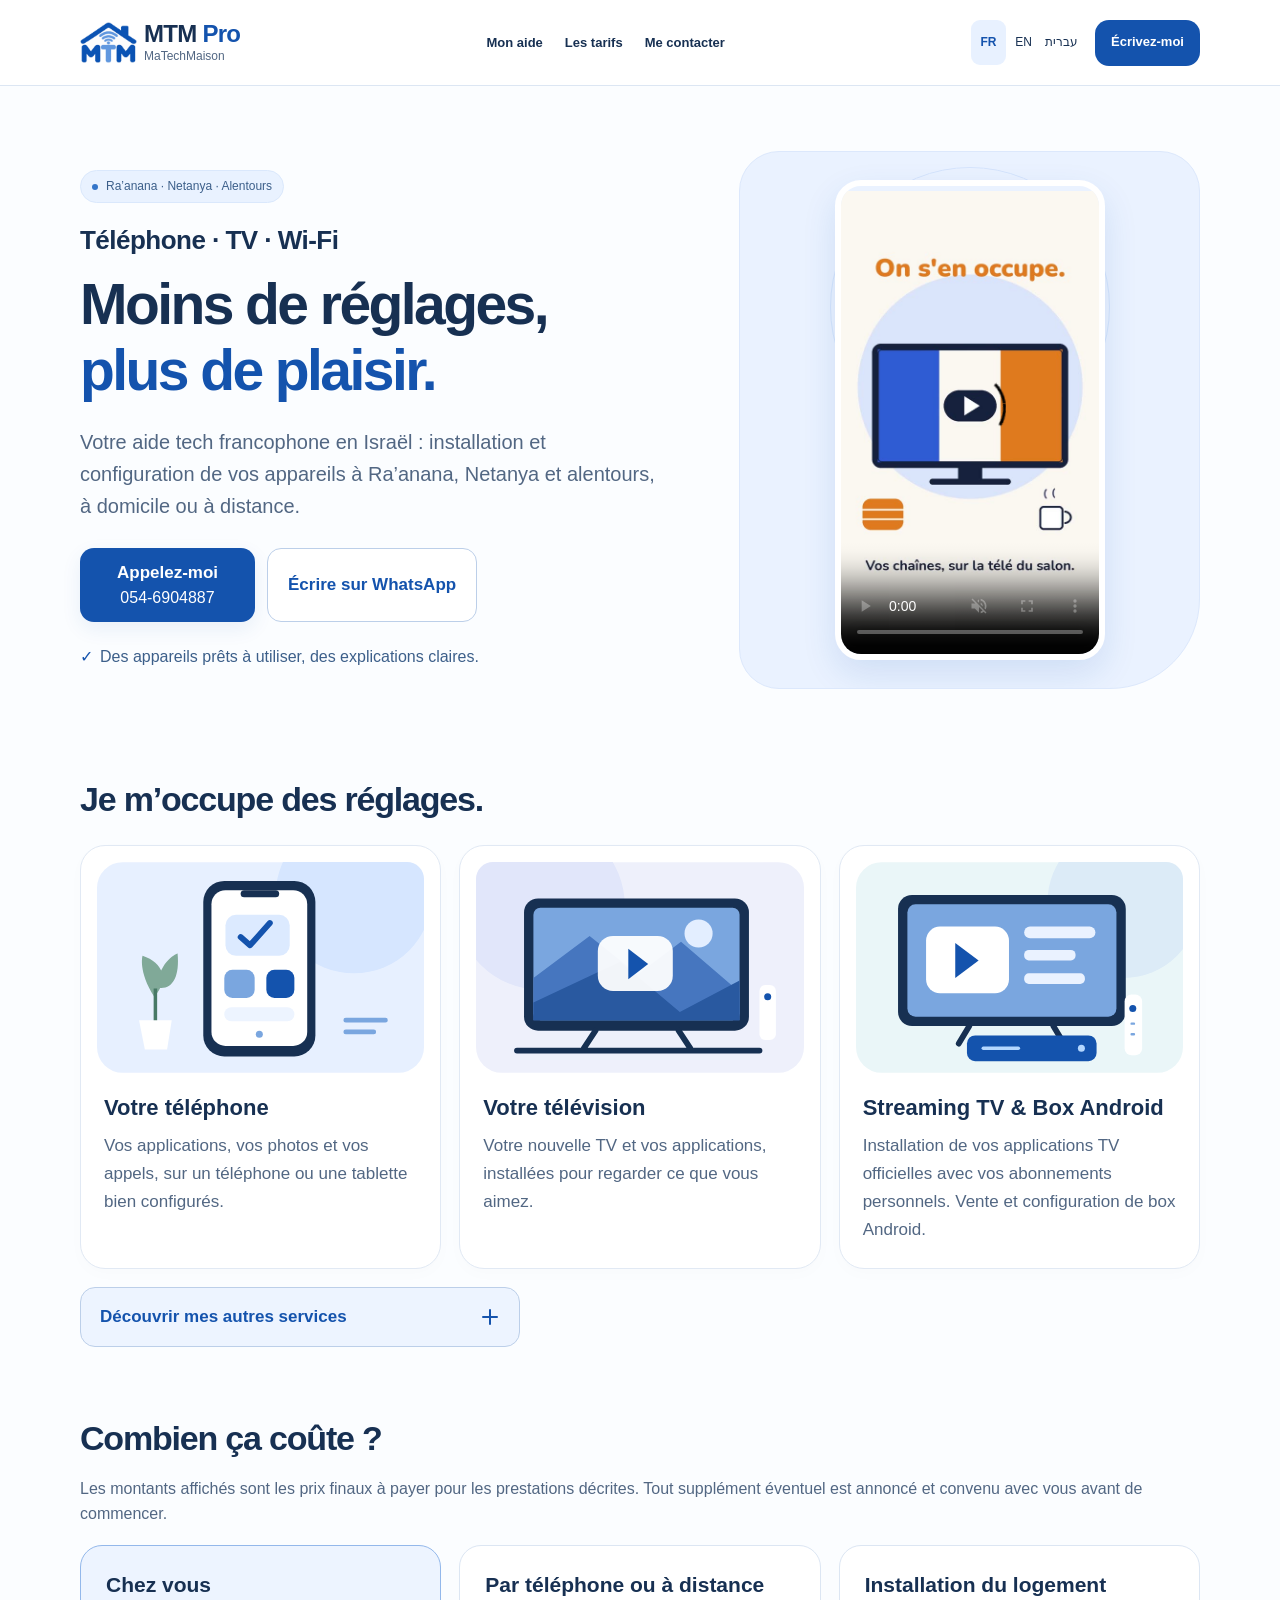
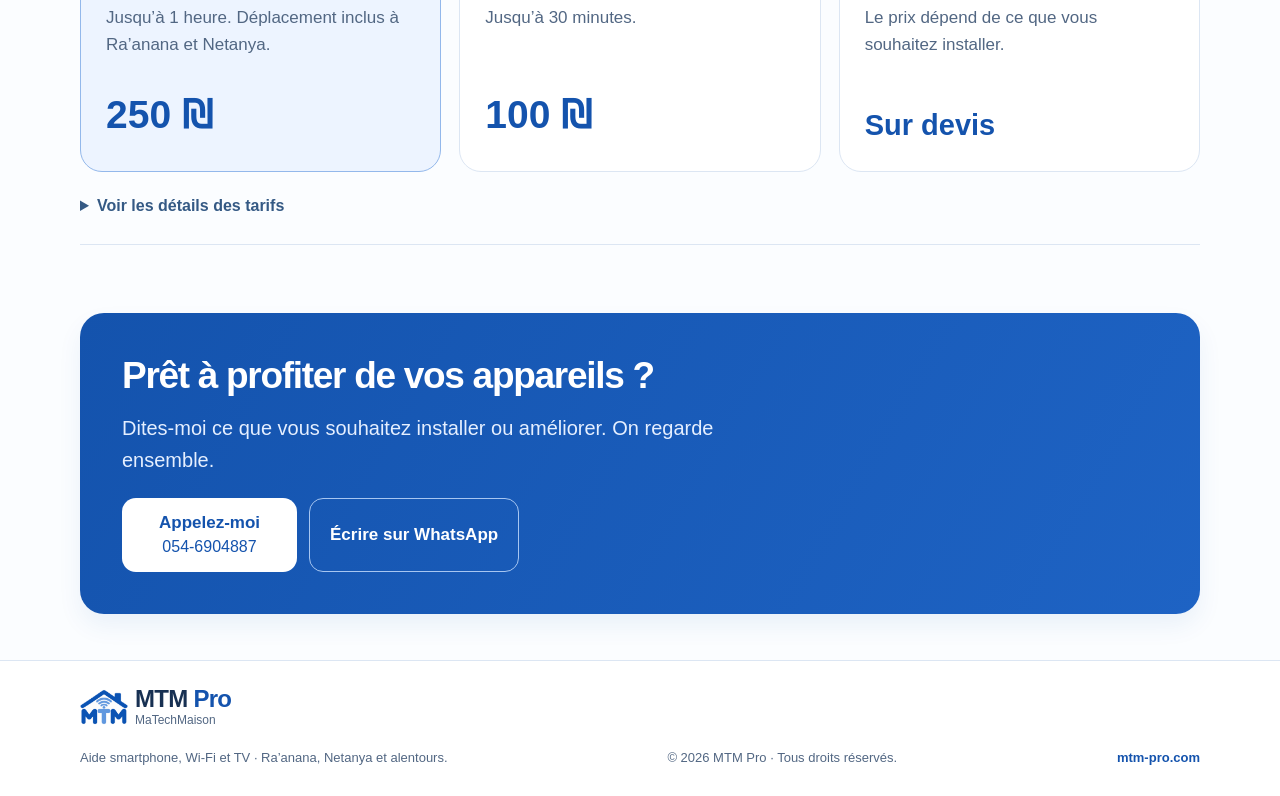
<file: index.html>
<!DOCTYPE html>
<html lang="fr" dir="ltr">
<head><meta charset="UTF-8"><meta http-equiv="Content-Security-Policy" content="default-src 'none'; script-src 'self' 'sha256-0UPMNqTcZVdmHYaWa98dQ47Fpr6PU7FVVQb/6LiLjJE='; style-src 'self'; img-src 'self' data:; media-src 'self'; connect-src 'none'; font-src 'self'; object-src 'none'; base-uri 'none'; form-action 'none'; upgrade-insecure-requests"><meta name="referrer" content="strict-origin-when-cross-origin"><meta name="viewport" content="width=device-width, initial-scale=1, viewport-fit=cover"><title>MTM Pro | Installation TV et aide tech en Israël</title><meta name="description" content="Assistance francophone à Ra’anana, Netanya et alentours : installation TV, applications officielles, téléphone et Wi-Fi. À domicile : 250 ₪. À distance dès 100 ₪."><meta name="theme-color" content="#ffffff"><link rel="icon" type="image/png" href="logo-mtm.png"><link rel="apple-touch-icon" href="logo-mtm.png"><link rel="stylesheet" href="styles.css?v=video-20261028"><meta property="og:type" content="website"><meta property="og:site_name" content="MTM Pro"><meta property="og:locale" content="fr_FR"><meta property="og:title" content="MTM Pro | Installation TV et aide tech en Israël"><meta property="og:description" content="Assistance francophone à Ra’anana, Netanya et alentours : installation TV, applications officielles, téléphone et Wi-Fi. À domicile : 250 ₪. À distance dès 100 ₪."><meta property="og:image" content="https://mtm-pro.com/brand-share-plaisir.png"><meta property="og:image:alt" content="MTM Pro — MaTechMaison"><meta name="twitter:card" content="summary_large_image"><meta name="twitter:title" content="MTM Pro | Installation TV et aide tech en Israël"><meta name="twitter:description" content="Assistance francophone à Ra’anana, Netanya et alentours : installation TV, applications officielles, téléphone et Wi-Fi. À domicile : 250 ₪. À distance dès 100 ₪."><meta name="twitter:image" content="https://mtm-pro.com/brand-share-plaisir.png"><link rel="canonical" href="https://mtm-pro.com/"><meta property="og:url" content="https://mtm-pro.com/"><link rel="alternate" hreflang="fr" href="https://mtm-pro.com/"><link rel="alternate" hreflang="en" href="https://mtm-pro.com/en.html"><link rel="alternate" hreflang="he" href="https://mtm-pro.com/he.html"><link rel="alternate" hreflang="x-default" href="https://mtm-pro.com/"><script type="application/ld+json">{"@context":"https://schema.org","@graph":[{"@type":"Organization","@id":"https://mtm-pro.com/#organization","name":"MTM Pro","alternateName":"MaTechMaison","url":"https://mtm-pro.com/","logo":"https://mtm-pro.com/logo-mtm.png","telephone":"+972546904887","areaServed":[{"@type":"City","name":"Ra’anana"},{"@type":"City","name":"Netanya"}]},{"@type":"WebSite","@id":"https://mtm-pro.com/#website","name":"MTM Pro","alternateName":"MaTechMaison","url":"https://mtm-pro.com/","inLanguage":["fr","en","he"],"publisher":{"@id":"https://mtm-pro.com/#organization"}}]}</script></head>
<body><a class="skip" href="#main">Aller au contenu</a>
<header class="header"><div class="container header-inner"><a class="brand" href="#top"><img class="brand-logo" src="logo-mtm.png" width="64" height="64" alt="MTM Pro" decoding="async"><span><strong dir="ltr">MTM <span class="brand-pro">Pro</span></strong><small dir="ltr">MaTechMaison</small></span></a><nav class="nav-links" aria-label="Navigation principale"><a href="#services">Mon aide</a><a href="#tarifs">Les tarifs</a><a href="#contact">Me contacter</a></nav><div class="header-actions"><nav class="languages" aria-label="Choisir la langue"><a href="index.html" lang="fr" hreflang="fr" aria-current="page">FR</a><a href="en.html" lang="en" hreflang="en">EN</a><a href="he.html" lang="he" hreflang="he">עברית</a></nav><a class="btn" href="https://wa.me/972546904887?text=Bonjour%2C%20j%E2%80%99ai%20besoin%20d%E2%80%99aide%20avec%20mon%20t%C3%A9l%C3%A9phone%2C%20ma%20t%C3%A9l%C3%A9vision%20ou%20internet.%0AMa%20ville%20%3A%20" target="_blank" rel="noopener noreferrer">Écrivez-moi</a></div></div></header>
<main id="main">
<section class="container simple-hero" id="top"><div class="simple-hero-copy"><p class="location">Ra’anana · Netanya · Alentours</p><h1><span class="hero-kicker">Téléphone · TV · Wi-Fi</span><em><span>Moins de réglages,</span><span>plus de plaisir.</span></em></h1><p class="simple-intro">Votre aide tech francophone en Israël : installation et configuration de vos appareils à Ra’anana, Netanya et alentours, à domicile ou à distance.</p><div class="simple-actions"><a class="btn" href="tel:+972546904887"><span>Appelez-moi</span><bdi dir="ltr">054-6904887</bdi></a><a class="btn secondary" href="https://wa.me/972546904887?text=Bonjour%2C%20j%E2%80%99ai%20besoin%20d%E2%80%99aide%20avec%20mon%20t%C3%A9l%C3%A9phone%2C%20ma%20t%C3%A9l%C3%A9vision%20ou%20internet.%0AMa%20ville%20%3A%20" target="_blank" rel="noopener noreferrer">Écrire sur WhatsApp</a></div><p class="simple-calm">Des appareils prêts à utiliser, des explications claires.</p></div><div class="hero-art hero-media"><div class="hero-art-halo" aria-hidden="true"></div><video class="hero-video" src="assets/mtm-video.mp4" poster="assets/mtm-video-poster.jpg" width="540" height="960" muted loop controls playsinline preload="metadata" disablepictureinpicture aria-label="Présentation animée MTM Pro : aide à l’installation de vos appareils à domicile."></video></div></section>
<section class="container simple-section" id="services"><h2>Je m’occupe des réglages.</h2><div class="help-list"><article class="help-item"><div class="help-illustration"><img src="assets/phone.svg" width="280" height="180" alt="" loading="lazy"></div><div><h3>Votre téléphone</h3><p>Vos applications, vos photos et vos appels, sur un téléphone ou une tablette bien configurés.</p></div></article><article class="help-item"><div class="help-illustration"><img src="assets/tv.svg" width="280" height="180" alt="" loading="lazy"></div><div><h3>Votre télévision</h3><p>Votre nouvelle TV et vos applications, installées pour regarder ce que vous aimez.</p></div></article><article class="help-item"><div class="help-illustration"><img src="assets/streaming.svg" width="280" height="180" alt="" loading="lazy"></div><div><h3>Streaming TV &amp; Box Android</h3><p>Installation de vos applications TV officielles avec vos abonnements personnels. Vente et configuration de box Android.</p></div></article></div><details class="simple-details service-details"><summary><span class="services-toggle-label">Découvrir mes autres services</span><span class="services-toggle-icon" aria-hidden="true"></span></summary><ul class="full-services"><li><h3>Nouvelle télévision</h3><p>Configuration de votre nouvelle TV et installation des applications selon vos besoins.</p></li><li><h3>Télévision française et streaming</h3><p>Aide à la configuration de vos applications officielles de télévision française et de streaming disponibles en Israël, avec vos abonnements personnels et selon la compatibilité de vos appareils.</p></li><li><h3>Amélioration du Wi-Fi</h3><p>Vérification et optimisation de votre connexion à la maison.</p></li><li><h3>Box Android</h3><p>Vente, installation et configuration d’un boîtier Android adapté à vos besoins.</p></li><li><h3>Téléphone et tablette</h3><p>Configuration de vos appareils, de vos applications et de vos réglages.</p></li><li><h3>Formation</h3><p>Des explications pratiques pour utiliser vos appareils et applications au quotidien.</p></li><li><h3>Aide après l’installation</h3><p>Assistance à distance quand c’est possible, sinon intervention sur place.</p></li></ul><p class="service-conditions">Les box et le matériel sont facturés séparément. Les abonnements TV sont souscrits directement par les clients auprès des fournisseurs officiels ; je ne vends ni abonnement TV ni accès aux chaînes. L’installation dépend de la disponibilité du service en Israël et de la compatibilité de vos appareils.</p></details></section>
<section class="container simple-section" id="tarifs"><h2>Combien ça coûte ?</h2><p class="simple-price-note">Les montants affichés sont les prix finaux à payer pour les prestations décrites. Tout supplément éventuel est annoncé et convenu avec vous avant de commencer.</p><div class="simple-prices"><article class="simple-price"><div><h3>Chez vous</h3><p>Jusqu’à 1 heure. Déplacement inclus à Ra’anana et Netanya.</p></div><div class="simple-amount"><bdi>250 ₪</bdi></div></article><article class="simple-price"><div><h3>Par téléphone ou à distance</h3><p>Jusqu’à 30 minutes.</p></div><div class="simple-amount"><bdi>100 ₪</bdi></div></article><article class="simple-price"><div><h3>Installation du logement</h3><p>Le prix dépend de ce que vous souhaitez installer.</p></div><div class="simple-amount is-quote"><bdi>Sur devis</bdi></div></article></div><details class="simple-details"><summary>Voir les détails des tarifs</summary><p>À domicile : 100 ₪ par demi-heure supplémentaire, uniquement avec votre accord. À distance : 180 ₪ jusqu’à une heure. Matériel et abonnements non inclus. Pour les villes voisines, les éventuels frais de déplacement sont annoncés avant confirmation. L’aide à distance dépend du problème rencontré.</p></details></section>
<section class="container simple-contact" id="contact"><h2>Prêt à profiter de vos appareils ?</h2><p>Dites-moi ce que vous souhaitez installer ou améliorer. On regarde ensemble.</p><div class="simple-actions"><a class="btn" href="tel:+972546904887"><span>Appelez-moi</span><bdi dir="ltr">054-6904887</bdi></a><a class="btn secondary" href="https://wa.me/972546904887?text=Bonjour%2C%20j%E2%80%99ai%20besoin%20d%E2%80%99aide%20avec%20mon%20t%C3%A9l%C3%A9phone%2C%20ma%20t%C3%A9l%C3%A9vision%20ou%20internet.%0AMa%20ville%20%3A%20" target="_blank" rel="noopener noreferrer">Écrire sur WhatsApp</a></div></section>
</main><footer><div class="container footer-brand"><a class="brand" href="#top"><img class="brand-logo" src="logo-mtm.png" width="64" height="64" alt="MTM Pro"><span><strong dir="ltr">MTM <span class="brand-pro">Pro</span></strong><small dir="ltr">MaTechMaison</small></span></a></div><div class="container footer-inner"><p>Aide smartphone, Wi-Fi et TV · Ra’anana, Netanya et alentours.</p><p>© 2026 <bdi>MTM Pro</bdi> · Tous droits réservés.</p><a class="footer-domain" href="https://mtm-pro.com" dir="ltr">mtm-pro.com</a></div></footer><nav class="mobile-contact" aria-label="Contacter MTM Pro"><a class="mobile-call" href="tel:+972546904887"><svg viewBox="0 0 24 24" fill="none" stroke="currentColor" stroke-width="1.8" stroke-linecap="round" stroke-linejoin="round" aria-hidden="true"><path d="M5 3h4l2 5-3 2a16 16 0 0 0 6 6l2-3 5 2v4a2 2 0 0 1-2 2C10 21 3 14 3 5a2 2 0 0 1 2-2Z"/></svg><span>Appeler</span></a><a class="mobile-whatsapp" href="https://wa.me/972546904887?text=Bonjour%2C%20j%E2%80%99ai%20besoin%20d%E2%80%99aide%20avec%20mon%20t%C3%A9l%C3%A9phone%2C%20ma%20t%C3%A9l%C3%A9vision%20ou%20internet.%0AMa%20ville%20%3A%20" target="_blank" rel="noopener noreferrer"><svg viewBox="0 0 24 24" fill="none" stroke="currentColor" stroke-width="1.8" stroke-linecap="round" stroke-linejoin="round" aria-hidden="true"><path d="M21 11.5a8.5 8.5 0 0 1-12.7 7.4L3 21l1.7-5.3A8.5 8.5 0 1 1 21 11.5Z"/><path d="M8 8h8M8 12h5"/></svg><span>WhatsApp</span></a></nav><script src="interactions.js?v=mtm-pro-20261028" defer></script></body></html>
</file>
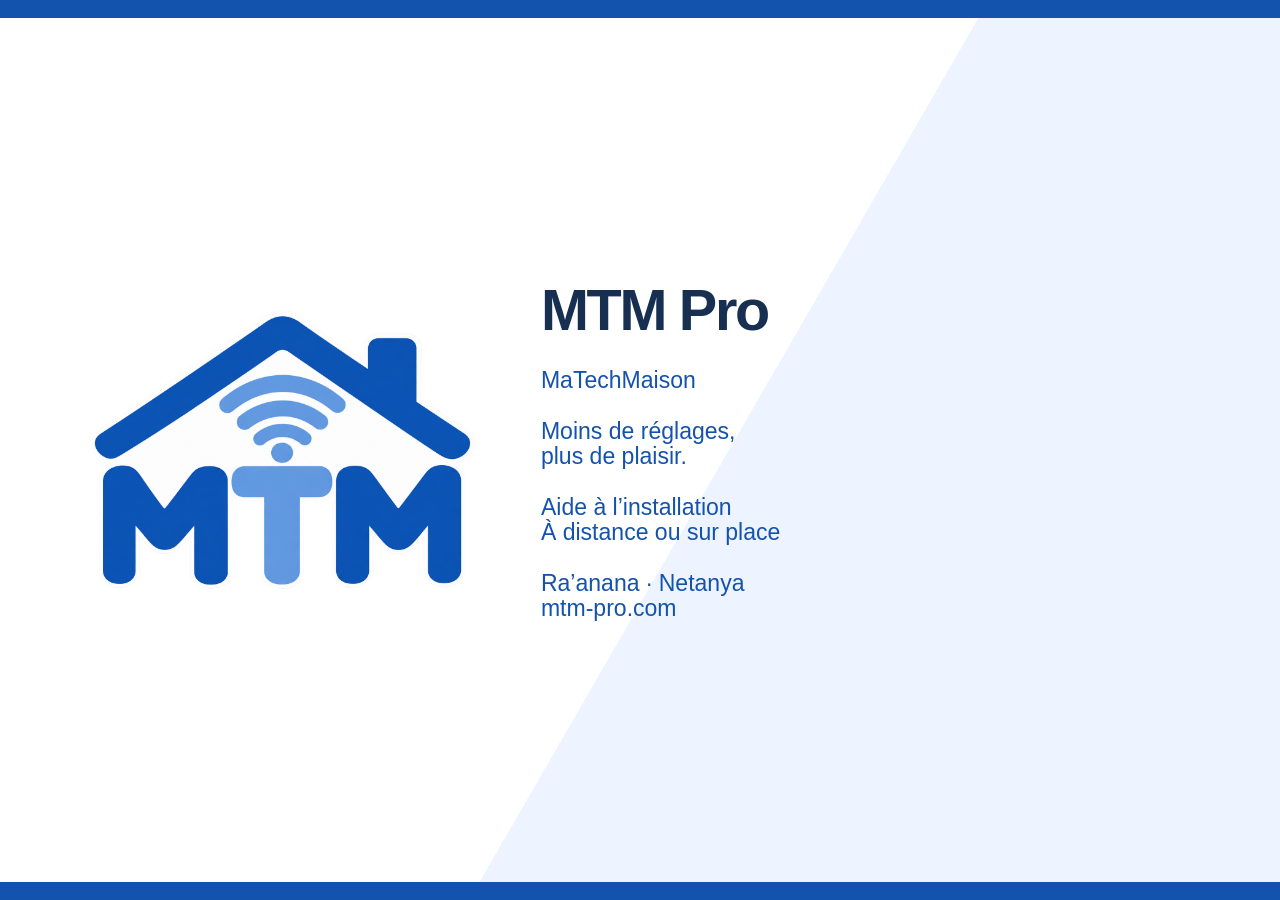
<file: brand-share.html>
<!DOCTYPE html><html lang="en"><head><meta charset="UTF-8"><meta name="viewport" content="width=device-width, initial-scale=1"><title>MTM Pro — Brand sharing card</title><style>*{box-sizing:border-box}html,body{margin:0;width:100%;height:100%;background:#edf4ff}body{font-family:Arial,sans-serif;display:flex;align-items:center;justify-content:center}.card{width:100%;height:100%;padding:7%;display:flex;align-items:center;gap:6%;background:linear-gradient(120deg,#fff 55%,#edf4ff 55%);border-block:18px solid #1453ad}img{width:35%;height:80%;object-fit:contain}.wordmark{color:#173052;line-height:1.1;font-size:clamp(32px,4.5vw,64px);font-weight:800;letter-spacing:-.04em}small{display:block;color:#1453ad;font-size:clamp(14px,1.8vw,24px);margin-top:26px;letter-spacing:0;font-weight:500}</style></head><body><div class="card"><img src="logo-mtm.png" alt="MTM Pro"><div class="wordmark">MTM Pro<small>MaTechMaison<br><br>Moins de réglages,<br>plus de plaisir.<br><br>Aide à l’installation<br>À distance ou sur place<br><br>Ra’anana · Netanya<br>mtm-pro.com</small></div></div></body></html>
</file>
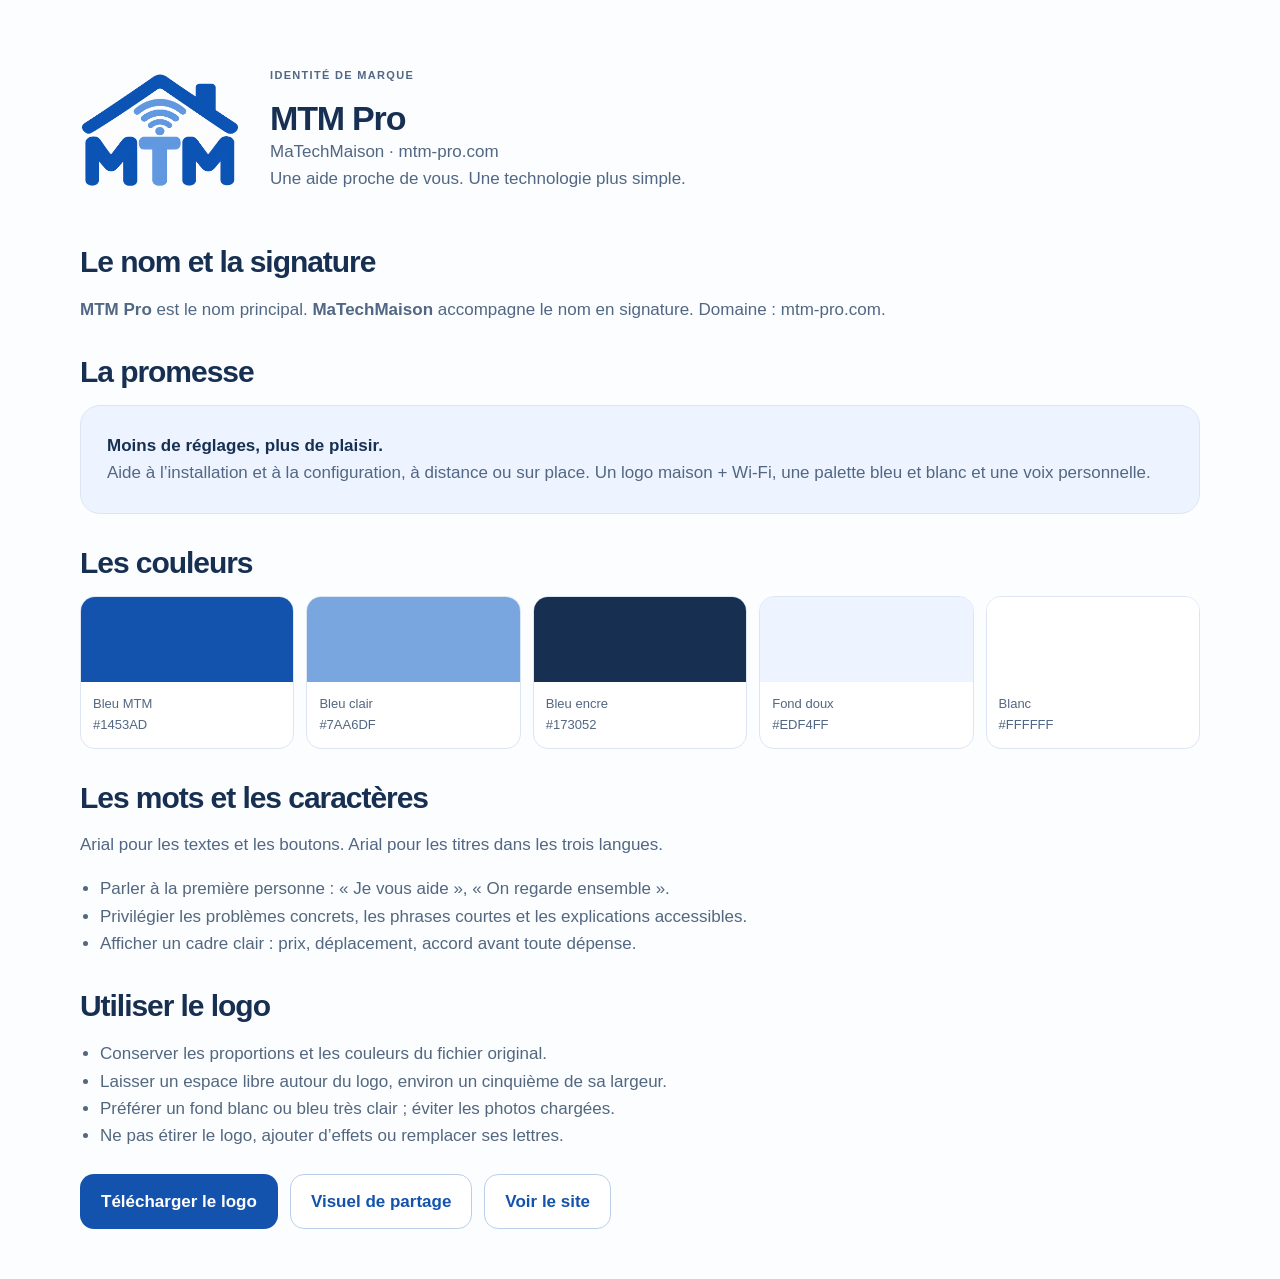
<file: branding.html>
<!DOCTYPE html><html lang="fr"><head><meta charset="UTF-8"><meta name="viewport" content="width=device-width, initial-scale=1"><title>MTM Pro — Identité de marque</title><link rel="stylesheet" href="styles.css"><style>.board{padding-block:50px}.board-head{display:flex;align-items:center;gap:30px;margin-bottom:35px}.board-head img{width:160px}.board h2{font-size:30px;margin:32px 0 16px}.swatches{display:grid;grid-template-columns:repeat(5,1fr);gap:12px}.swatch{background:white;border:1px solid #dce6f3;border-radius:15px;overflow:hidden;font-size:13px}.swatch span{display:block;height:85px}.swatch p{padding:12px}.example{border:1px solid #dce6f3;padding:26px;border-radius:20px;background:#edf4ff}.board ul{color:#53677f;padding-inline-start:20px}.downloads{display:flex;gap:12px;flex-wrap:wrap;margin-top:25px}@media(max-width:700px){.swatches{grid-template-columns:repeat(2,1fr)}.board-head{flex-direction:column;align-items:flex-start}}</style></head><body><main class="container board"><div class="board-head"><img src="logo-mtm.png" alt="Logo MTM Pro"><div><div class="eyebrow">IDENTITÉ DE MARQUE</div><h1>MTM Pro</h1><p dir="ltr">MaTechMaison · mtm-pro.com</p><p>Une aide proche de vous. Une technologie plus simple.</p></div></div><h2>Le nom et la signature</h2><p><strong>MTM Pro</strong> est le nom principal. <strong>MaTechMaison</strong> accompagne le nom en signature. Domaine : mtm-pro.com.</p><h2>La promesse</h2><div class="example"><strong>Moins de réglages, plus de plaisir.</strong><p>Aide à l’installation et à la configuration, à distance ou sur place. Un logo maison + Wi-Fi, une palette bleu et blanc et une voix personnelle.</p></div><h2>Les couleurs</h2><div class="swatches"><div class="swatch"><span style="background:#1453ad"></span><p>Bleu MTM<br>#1453AD</p></div><div class="swatch"><span style="background:#7aa6df"></span><p>Bleu clair<br>#7AA6DF</p></div><div class="swatch"><span style="background:#173052"></span><p>Bleu encre<br>#173052</p></div><div class="swatch"><span style="background:#edf4ff"></span><p>Fond doux<br>#EDF4FF</p></div><div class="swatch"><span style="background:#ffffff"></span><p>Blanc<br>#FFFFFF</p></div></div><h2>Les mots et les caractères</h2><p>Arial pour les textes et les boutons. Arial pour les titres dans les trois langues.</p><ul><li>Parler à la première personne : « Je vous aide », « On regarde ensemble ».</li><li>Privilégier les problèmes concrets, les phrases courtes et les explications accessibles.</li><li>Afficher un cadre clair : prix, déplacement, accord avant toute dépense.</li></ul><h2>Utiliser le logo</h2><ul><li>Conserver les proportions et les couleurs du fichier original.</li><li>Laisser un espace libre autour du logo, environ un cinquième de sa largeur.</li><li>Préférer un fond blanc ou bleu très clair ; éviter les photos chargées.</li><li>Ne pas étirer le logo, ajouter d’effets ou remplacer ses lettres.</li></ul><div class="downloads"><a class="btn" href="logo-mtm.png" download>Télécharger le logo</a><a class="btn secondary" href="brand-share-plaisir.png" download>Visuel de partage</a><a class="btn secondary" href="index.html">Voir le site</a></div></main></body></html>
</file>
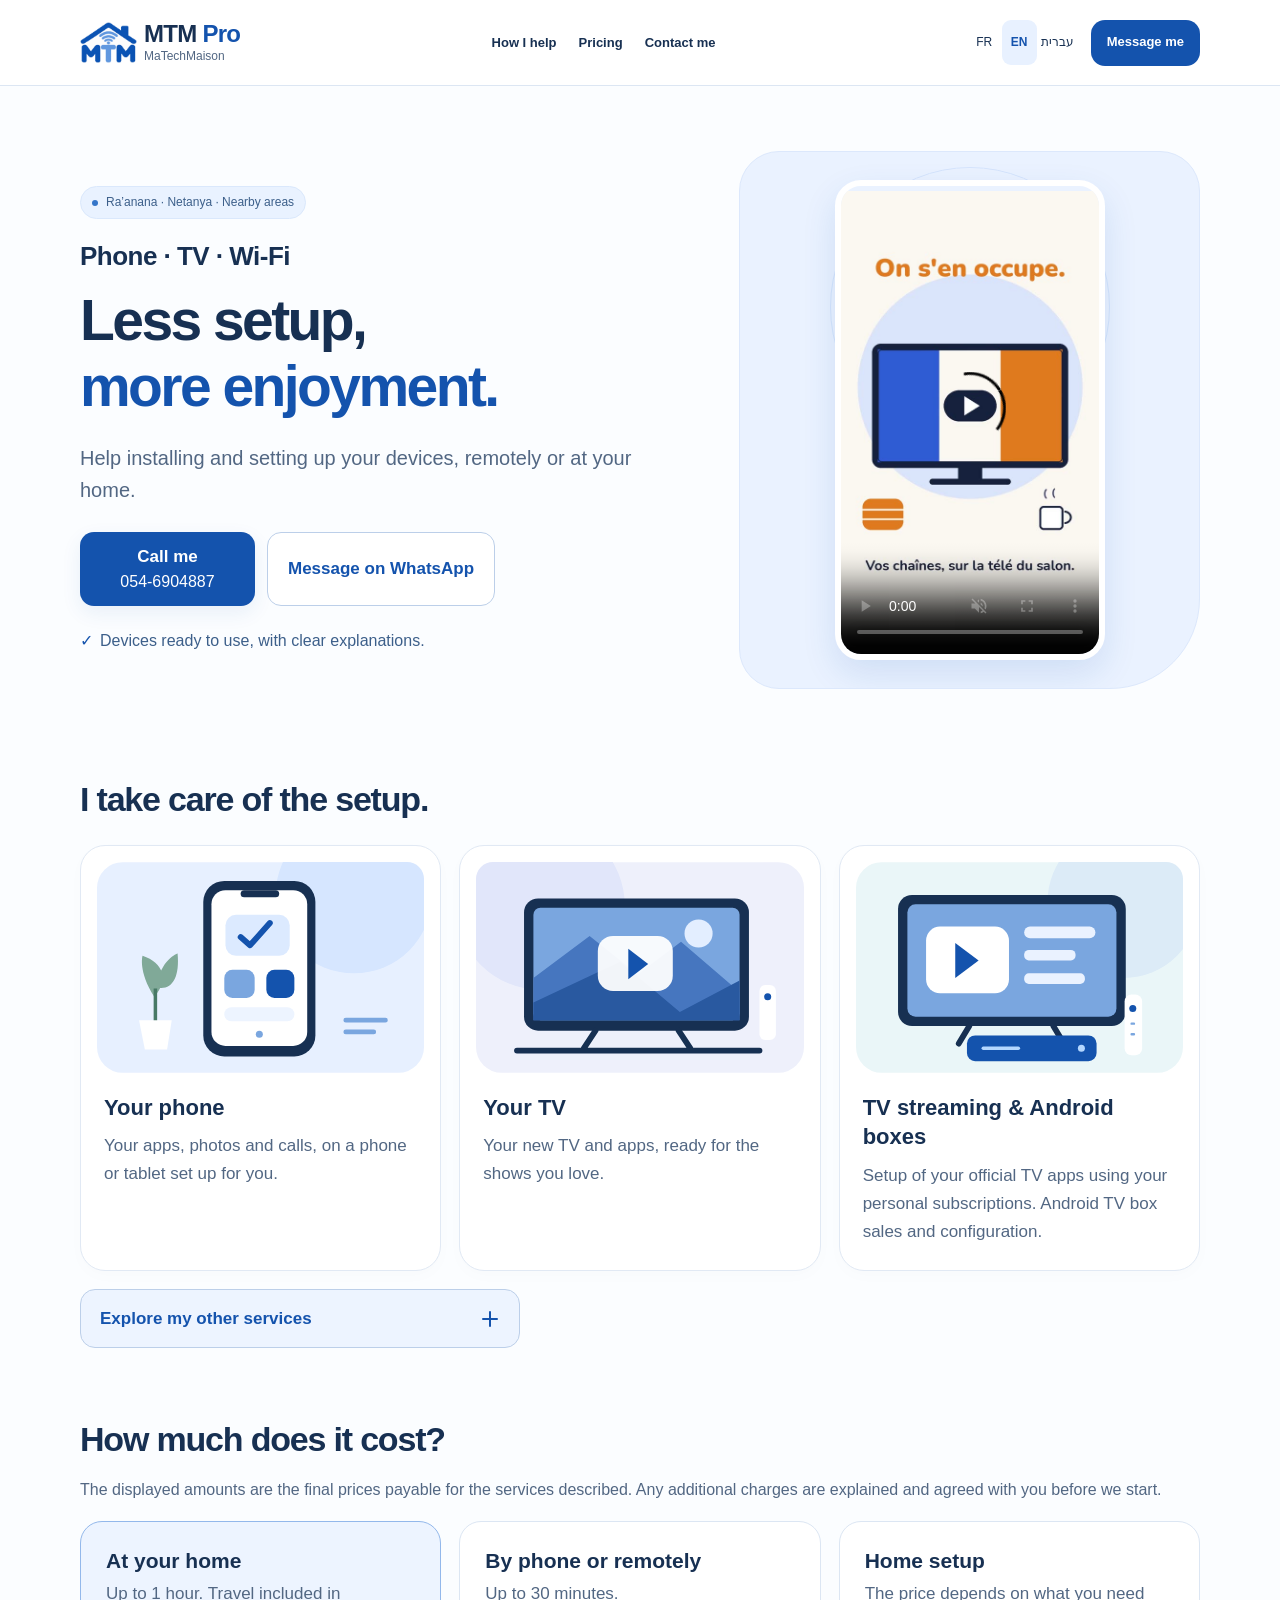
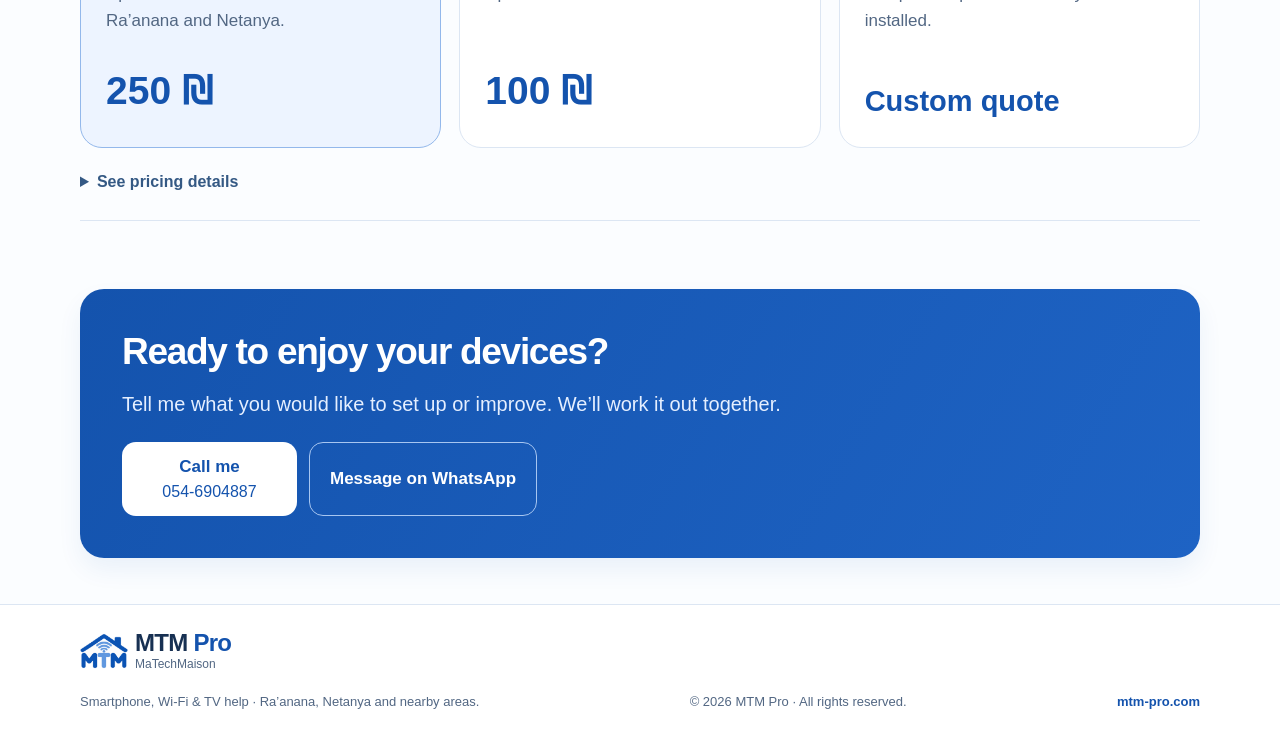
<file: en.html>
<!DOCTYPE html>
<html lang="en-US" dir="ltr">
<head><meta charset="UTF-8"><meta http-equiv="Content-Security-Policy" content="default-src 'none'; script-src 'self' 'sha256-0UPMNqTcZVdmHYaWa98dQ47Fpr6PU7FVVQb/6LiLjJE='; style-src 'self'; img-src 'self' data:; media-src 'self'; connect-src 'none'; font-src 'self'; object-src 'none'; base-uri 'none'; form-action 'none'; upgrade-insecure-requests"><meta name="referrer" content="strict-origin-when-cross-origin"><meta name="viewport" content="width=device-width, initial-scale=1, viewport-fit=cover"><title>MTM Pro | TV Setup &amp; Tech Help in Israel</title><meta name="description" content="TV setup, official streaming apps, smartphone and Wi-Fi help in Ra’anana, Netanya and nearby areas. Home visits: 250 ₪. Remote assistance from 100 ₪."><meta name="theme-color" content="#ffffff"><link rel="icon" type="image/png" href="logo-mtm.png"><link rel="apple-touch-icon" href="logo-mtm.png"><link rel="stylesheet" href="styles.css?v=video-20261028"><meta property="og:type" content="website"><meta property="og:site_name" content="MTM Pro"><meta property="og:locale" content="en_US"><meta property="og:title" content="MTM Pro | TV Setup &amp; Tech Help in Israel"><meta property="og:description" content="TV setup, official streaming apps, smartphone and Wi-Fi help in Ra’anana, Netanya and nearby areas. Home visits: 250 ₪. Remote assistance from 100 ₪."><meta property="og:image" content="https://mtm-pro.com/brand-share-plaisir.png"><meta property="og:image:alt" content="MTM Pro — MaTechMaison"><meta name="twitter:card" content="summary_large_image"><meta name="twitter:title" content="MTM Pro | TV Setup &amp; Tech Help in Israel"><meta name="twitter:description" content="TV setup, official streaming apps, smartphone and Wi-Fi help in Ra’anana, Netanya and nearby areas. Home visits: 250 ₪. Remote assistance from 100 ₪."><meta name="twitter:image" content="https://mtm-pro.com/brand-share-plaisir.png"><link rel="canonical" href="https://mtm-pro.com/en.html"><meta property="og:url" content="https://mtm-pro.com/en.html"><link rel="alternate" hreflang="fr" href="https://mtm-pro.com/"><link rel="alternate" hreflang="en" href="https://mtm-pro.com/en.html"><link rel="alternate" hreflang="he" href="https://mtm-pro.com/he.html"><link rel="alternate" hreflang="x-default" href="https://mtm-pro.com/"><script type="application/ld+json">{"@context":"https://schema.org","@graph":[{"@type":"Organization","@id":"https://mtm-pro.com/#organization","name":"MTM Pro","alternateName":"MaTechMaison","url":"https://mtm-pro.com/","logo":"https://mtm-pro.com/logo-mtm.png","telephone":"+972546904887","areaServed":[{"@type":"City","name":"Ra’anana"},{"@type":"City","name":"Netanya"}]},{"@type":"WebSite","@id":"https://mtm-pro.com/#website","name":"MTM Pro","alternateName":"MaTechMaison","url":"https://mtm-pro.com/","inLanguage":["fr","en","he"],"publisher":{"@id":"https://mtm-pro.com/#organization"}}]}</script></head>
<body><a class="skip" href="#main">Skip to content</a>
<header class="header"><div class="container header-inner"><a class="brand" href="#top"><img class="brand-logo" src="logo-mtm.png" width="64" height="64" alt="MTM Pro" decoding="async"><span><strong dir="ltr">MTM <span class="brand-pro">Pro</span></strong><small dir="ltr">MaTechMaison</small></span></a><nav class="nav-links" aria-label="Main navigation"><a href="#services">How I help</a><a href="#tarifs">Pricing</a><a href="#contact">Contact me</a></nav><div class="header-actions"><nav class="languages" aria-label="Choose your language"><a href="index.html" lang="fr" hreflang="fr">FR</a><a href="en.html" lang="en" hreflang="en" aria-current="page">EN</a><a href="he.html" lang="he" hreflang="he">עברית</a></nav><a class="btn" href="https://wa.me/972546904887?text=Hi%2C%20I%20need%20help%20with%20my%20phone%2C%20TV%20or%20internet.%0AMy%20city%3A%20" target="_blank" rel="noopener noreferrer">Message me</a></div></div></header>
<main id="main">
<section class="container simple-hero" id="top"><div class="simple-hero-copy"><p class="location">Ra’anana · Netanya · Nearby areas</p><h1><span class="hero-kicker">Phone · TV · Wi-Fi</span><em><span>Less setup,</span><span>more enjoyment.</span></em></h1><p class="simple-intro">Help installing and setting up your devices, remotely or at your home.</p><div class="simple-actions"><a class="btn" href="tel:+972546904887"><span>Call me</span><bdi dir="ltr">054-6904887</bdi></a><a class="btn secondary" href="https://wa.me/972546904887?text=Hi%2C%20I%20need%20help%20with%20my%20phone%2C%20TV%20or%20internet.%0AMy%20city%3A%20" target="_blank" rel="noopener noreferrer">Message on WhatsApp</a></div><p class="simple-calm">Devices ready to use, with clear explanations.</p></div><div class="hero-art hero-media"><div class="hero-art-halo" aria-hidden="true"></div><video class="hero-video" src="assets/mtm-video.mp4" poster="assets/mtm-video-poster.jpg" width="540" height="960" muted loop controls playsinline preload="metadata" disablepictureinpicture aria-label="MTM Pro animated introduction in French: help setting up your devices at home."></video></div></section>
<section class="container simple-section" id="services"><h2>I take care of the setup.</h2><div class="help-list"><article class="help-item"><div class="help-illustration"><img src="assets/phone.svg" width="280" height="180" alt="" loading="lazy"></div><div><h3>Your phone</h3><p>Your apps, photos and calls, on a phone or tablet set up for you.</p></div></article><article class="help-item"><div class="help-illustration"><img src="assets/tv.svg" width="280" height="180" alt="" loading="lazy"></div><div><h3>Your TV</h3><p>Your new TV and apps, ready for the shows you love.</p></div></article><article class="help-item"><div class="help-illustration"><img src="assets/streaming.svg" width="280" height="180" alt="" loading="lazy"></div><div><h3>TV streaming &amp; Android boxes</h3><p>Setup of your official TV apps using your personal subscriptions. Android TV box sales and configuration.</p></div></article></div><details class="simple-details service-details"><summary><span class="services-toggle-label">Explore my other services</span><span class="services-toggle-icon" aria-hidden="true"></span></summary><ul class="full-services"><li><h3>New TV setup</h3><p>Set up your new television and install the apps you need.</p></li><li><h3>French TV and streaming</h3><p>Help setting up your official French TV and streaming apps available in Israel, using your personal subscriptions and compatible devices.</p></li><li><h3>Better Wi-Fi</h3><p>Check and optimize your home connection.</p></li><li><h3>Android TV boxes</h3><p>Sales, installation and setup of an Android box suited to your needs.</p></li><li><h3>Phone and tablet setup</h3><p>Set up your devices, apps and settings.</p></li><li><h3>Personal lessons</h3><p>Practical guidance to use your devices and apps every day.</p></li><li><h3>After-installation support</h3><p>Remote help when possible, otherwise an on-site visit.</p></li></ul><p class="service-conditions">TV boxes and equipment are charged separately. Clients subscribe directly with official TV providers; I do not sell TV subscriptions or access to channels. Setup depends on service availability in Israel and device compatibility.</p></details></section>
<section class="container simple-section" id="tarifs"><h2>How much does it cost?</h2><p class="simple-price-note">The displayed amounts are the final prices payable for the services described. Any additional charges are explained and agreed with you before we start.</p><div class="simple-prices"><article class="simple-price"><div><h3>At your home</h3><p>Up to 1 hour. Travel included in Ra’anana and Netanya.</p></div><div class="simple-amount"><bdi>250 ₪</bdi></div></article><article class="simple-price"><div><h3>By phone or remotely</h3><p>Up to 30 minutes.</p></div><div class="simple-amount"><bdi>100 ₪</bdi></div></article><article class="simple-price"><div><h3>Home setup</h3><p>The price depends on what you need installed.</p></div><div class="simple-amount is-quote"><bdi>Custom quote</bdi></div></article></div><details class="simple-details"><summary>See pricing details</summary><p>At home: 100 ₪ per additional half-hour, only with your approval. Remote help: 180 ₪ for up to one hour. Equipment and subscriptions are not included. Any travel fees for neighboring towns are agreed before confirmation. Remote support depends on the issue.</p></details></section>
<section class="container simple-contact" id="contact"><h2>Ready to enjoy your devices?</h2><p>Tell me what you would like to set up or improve. We’ll work it out together.</p><div class="simple-actions"><a class="btn" href="tel:+972546904887"><span>Call me</span><bdi dir="ltr">054-6904887</bdi></a><a class="btn secondary" href="https://wa.me/972546904887?text=Hi%2C%20I%20need%20help%20with%20my%20phone%2C%20TV%20or%20internet.%0AMy%20city%3A%20" target="_blank" rel="noopener noreferrer">Message on WhatsApp</a></div></section>
</main><footer><div class="container footer-brand"><a class="brand" href="#top"><img class="brand-logo" src="logo-mtm.png" width="64" height="64" alt="MTM Pro"><span><strong dir="ltr">MTM <span class="brand-pro">Pro</span></strong><small dir="ltr">MaTechMaison</small></span></a></div><div class="container footer-inner"><p>Smartphone, Wi-Fi &amp; TV help · Ra’anana, Netanya and nearby areas.</p><p>© 2026 <bdi>MTM Pro</bdi> · All rights reserved.</p><a class="footer-domain" href="https://mtm-pro.com" dir="ltr">mtm-pro.com</a></div></footer><nav class="mobile-contact" aria-label="Contact MTM Pro"><a class="mobile-call" href="tel:+972546904887"><svg viewBox="0 0 24 24" fill="none" stroke="currentColor" stroke-width="1.8" stroke-linecap="round" stroke-linejoin="round" aria-hidden="true"><path d="M5 3h4l2 5-3 2a16 16 0 0 0 6 6l2-3 5 2v4a2 2 0 0 1-2 2C10 21 3 14 3 5a2 2 0 0 1 2-2Z"/></svg><span>Call</span></a><a class="mobile-whatsapp" href="https://wa.me/972546904887?text=Hi%2C%20I%20need%20help%20with%20my%20phone%2C%20TV%20or%20internet.%0AMy%20city%3A%20" target="_blank" rel="noopener noreferrer"><svg viewBox="0 0 24 24" fill="none" stroke="currentColor" stroke-width="1.8" stroke-linecap="round" stroke-linejoin="round" aria-hidden="true"><path d="M21 11.5a8.5 8.5 0 0 1-12.7 7.4L3 21l1.7-5.3A8.5 8.5 0 1 1 21 11.5Z"/><path d="M8 8h8M8 12h5"/></svg><span>WhatsApp</span></a></nav><script src="interactions.js?v=video-20261028" defer></script></body></html>
</file>
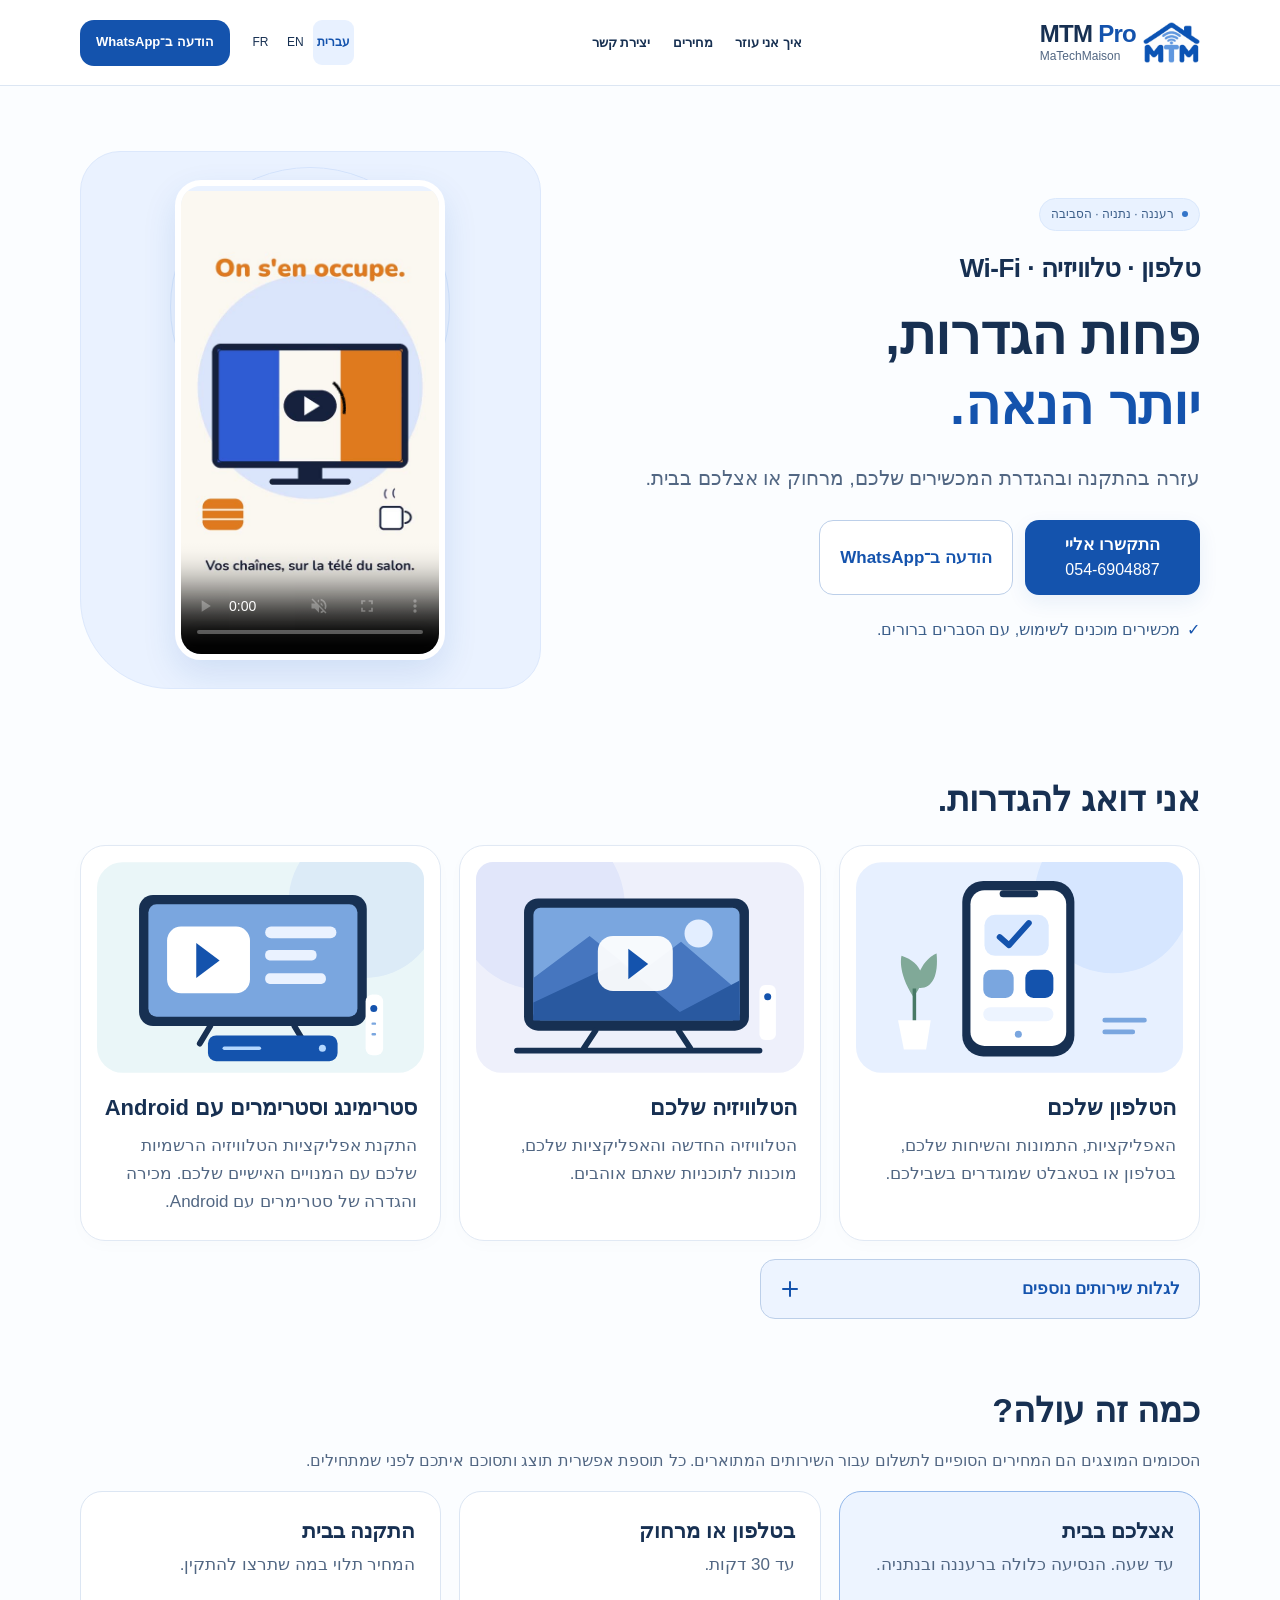
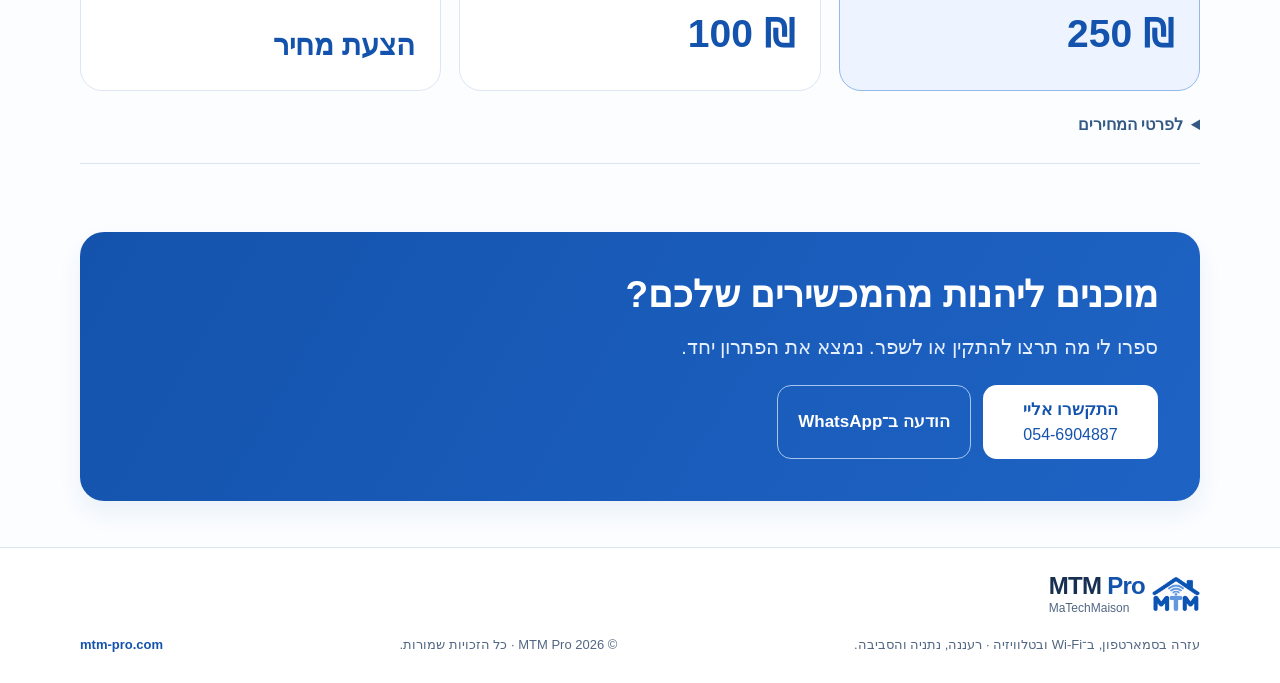
<file: he.html>
<!DOCTYPE html>
<html lang="he" dir="rtl">
<head><meta charset="UTF-8"><meta http-equiv="Content-Security-Policy" content="default-src 'none'; script-src 'self' 'sha256-0UPMNqTcZVdmHYaWa98dQ47Fpr6PU7FVVQb/6LiLjJE='; style-src 'self'; img-src 'self' data:; media-src 'self'; connect-src 'none'; font-src 'self'; object-src 'none'; base-uri 'none'; form-action 'none'; upgrade-insecure-requests"><meta name="referrer" content="strict-origin-when-cross-origin"><meta name="viewport" content="width=device-width, initial-scale=1, viewport-fit=cover"><title>MTM Pro | התקנת טלוויזיה ועזרה טכנולוגית בישראל</title><meta name="description" content="עזרה בהתקנת טלוויזיה, אפליקציות רשמיות, טלפונים ו־Wi-Fi ברעננה, בנתניה ובסביבה. ביקור בבית: 250 ₪. תמיכה מרחוק החל מ־100 ₪."><meta name="theme-color" content="#ffffff"><link rel="icon" type="image/png" href="logo-mtm.png"><link rel="apple-touch-icon" href="logo-mtm.png"><link rel="stylesheet" href="styles.css?v=video-20261028"><meta property="og:type" content="website"><meta property="og:site_name" content="MTM Pro"><meta property="og:locale" content="he_IL"><meta property="og:title" content="MTM Pro | התקנת טלוויזיה ועזרה טכנולוגית בישראל"><meta property="og:description" content="עזרה בהתקנת טלוויזיה, אפליקציות רשמיות, טלפונים ו־Wi-Fi ברעננה, בנתניה ובסביבה. ביקור בבית: 250 ₪. תמיכה מרחוק החל מ־100 ₪."><meta property="og:image" content="https://mtm-pro.com/brand-share-plaisir.png"><meta property="og:image:alt" content="MTM Pro — MaTechMaison"><meta name="twitter:card" content="summary_large_image"><meta name="twitter:title" content="MTM Pro | התקנת טלוויזיה ועזרה טכנולוגית בישראל"><meta name="twitter:description" content="עזרה בהתקנת טלוויזיה, אפליקציות רשמיות, טלפונים ו־Wi-Fi ברעננה, בנתניה ובסביבה. ביקור בבית: 250 ₪. תמיכה מרחוק החל מ־100 ₪."><meta name="twitter:image" content="https://mtm-pro.com/brand-share-plaisir.png"><link rel="canonical" href="https://mtm-pro.com/he.html"><meta property="og:url" content="https://mtm-pro.com/he.html"><link rel="alternate" hreflang="fr" href="https://mtm-pro.com/"><link rel="alternate" hreflang="en" href="https://mtm-pro.com/en.html"><link rel="alternate" hreflang="he" href="https://mtm-pro.com/he.html"><link rel="alternate" hreflang="x-default" href="https://mtm-pro.com/"><script type="application/ld+json">{"@context":"https://schema.org","@graph":[{"@type":"Organization","@id":"https://mtm-pro.com/#organization","name":"MTM Pro","alternateName":"MaTechMaison","url":"https://mtm-pro.com/","logo":"https://mtm-pro.com/logo-mtm.png","telephone":"+972546904887","areaServed":[{"@type":"City","name":"Ra’anana"},{"@type":"City","name":"Netanya"}]},{"@type":"WebSite","@id":"https://mtm-pro.com/#website","name":"MTM Pro","alternateName":"MaTechMaison","url":"https://mtm-pro.com/","inLanguage":["fr","en","he"],"publisher":{"@id":"https://mtm-pro.com/#organization"}}]}</script></head>
<body><a class="skip" href="#main">דילוג לתוכן</a>
<header class="header"><div class="container header-inner"><a class="brand" href="#top"><img class="brand-logo" src="logo-mtm.png" width="64" height="64" alt="MTM Pro" decoding="async"><span><strong dir="ltr">MTM <span class="brand-pro">Pro</span></strong><small dir="ltr">MaTechMaison</small></span></a><nav class="nav-links" aria-label="ניווט ראשי"><a href="#services">איך אני עוזר</a><a href="#tarifs">מחירים</a><a href="#contact">יצירת קשר</a></nav><div class="header-actions"><nav class="languages" aria-label="בחירת שפה"><a href="index.html" lang="fr" hreflang="fr">FR</a><a href="en.html" lang="en" hreflang="en">EN</a><a href="he.html" lang="he" hreflang="he" aria-current="page">עברית</a></nav><a class="btn" href="https://wa.me/972546904887?text=%D7%A9%D7%9C%D7%95%D7%9D%2C%20%D7%90%D7%A9%D7%9E%D7%97%20%D7%9C%D7%A2%D7%96%D7%A8%D7%94%20%D7%A2%D7%9D%20%D7%94%D7%98%D7%9C%D7%A4%D7%95%D7%9F%2C%20%D7%94%D7%98%D7%9C%D7%95%D7%95%D7%99%D7%96%D7%99%D7%94%20%D7%90%D7%95%20%D7%94%D7%90%D7%99%D7%A0%D7%98%D7%A8%D7%A0%D7%98.%0A%D7%94%D7%A2%D7%99%D7%A8%20%D7%A9%D7%9C%D7%99%3A%20" target="_blank" rel="noopener noreferrer">הודעה ב־WhatsApp</a></div></div></header>
<main id="main">
<section class="container simple-hero" id="top"><div class="simple-hero-copy"><p class="location">רעננה · נתניה · הסביבה</p><h1><span class="hero-kicker">טלפון · טלוויזיה · Wi-Fi</span><em><span>פחות הגדרות,</span><span>יותר הנאה.</span></em></h1><p class="simple-intro">עזרה בהתקנה ובהגדרת המכשירים שלכם, מרחוק או אצלכם בבית.</p><div class="simple-actions"><a class="btn" href="tel:+972546904887"><span>התקשרו אליי</span><bdi dir="ltr">054-6904887</bdi></a><a class="btn secondary" href="https://wa.me/972546904887?text=%D7%A9%D7%9C%D7%95%D7%9D%2C%20%D7%90%D7%A9%D7%9E%D7%97%20%D7%9C%D7%A2%D7%96%D7%A8%D7%94%20%D7%A2%D7%9D%20%D7%94%D7%98%D7%9C%D7%A4%D7%95%D7%9F%2C%20%D7%94%D7%98%D7%9C%D7%95%D7%95%D7%99%D7%96%D7%99%D7%94%20%D7%90%D7%95%20%D7%94%D7%90%D7%99%D7%A0%D7%98%D7%A8%D7%A0%D7%98.%0A%D7%94%D7%A2%D7%99%D7%A8%20%D7%A9%D7%9C%D7%99%3A%20" target="_blank" rel="noopener noreferrer">הודעה ב־WhatsApp</a></div><p class="simple-calm">מכשירים מוכנים לשימוש, עם הסברים ברורים.</p></div><div class="hero-art hero-media"><div class="hero-art-halo" aria-hidden="true"></div><video class="hero-video" src="assets/mtm-video.mp4" poster="assets/mtm-video-poster.jpg" width="540" height="960" muted loop controls playsinline preload="metadata" disablepictureinpicture aria-label="סרטון היכרות עם MTM Pro בצרפתית: עזרה בהתקנת המכשירים בבית."></video></div></section>
<section class="container simple-section" id="services"><h2>אני דואג להגדרות.</h2><div class="help-list"><article class="help-item"><div class="help-illustration"><img src="assets/phone.svg" width="280" height="180" alt="" loading="lazy"></div><div><h3>הטלפון שלכם</h3><p>האפליקציות, התמונות והשיחות שלכם, בטלפון או בטאבלט שמוגדרים בשבילכם.</p></div></article><article class="help-item"><div class="help-illustration"><img src="assets/tv.svg" width="280" height="180" alt="" loading="lazy"></div><div><h3>הטלוויזיה שלכם</h3><p>הטלוויזיה החדשה והאפליקציות שלכם, מוכנות לתוכניות שאתם אוהבים.</p></div></article><article class="help-item"><div class="help-illustration"><img src="assets/streaming.svg" width="280" height="180" alt="" loading="lazy"></div><div><h3>סטרימינג וסטרימרים עם Android</h3><p>התקנת אפליקציות הטלוויזיה הרשמיות שלכם עם המנויים האישיים שלכם. מכירה והגדרה של סטרימרים עם Android.</p></div></article></div><details class="simple-details service-details"><summary><span class="services-toggle-label">לגלות שירותים נוספים</span><span class="services-toggle-icon" aria-hidden="true"></span></summary><ul class="full-services"><li><h3>הגדרת טלוויזיה חדשה</h3><p>הגדרת הטלוויזיה החדשה והתקנת האפליקציות לפי הצרכים שלכם.</p></li><li><h3>טלוויזיה צרפתית וסטרימינג</h3><p>עזרה בהגדרת האפליקציות הרשמיות לטלוויזיה צרפתית ולסטרימינג הזמינות בישראל, עם המנויים האישיים שלכם ובמכשירים תואמים.</p></li><li><h3>שיפור ה־Wi-Fi</h3><p>בדיקה ושיפור של החיבור בבית.</p></li><li><h3>סטרימרים עם Android</h3><p>מכירה, התקנה והגדרה של סטרימר Android המתאים לצרכים שלכם.</p></li><li><h3>הגדרת טלפון וטאבלט</h3><p>הגדרת המכשירים, האפליקציות וההגדרות שלכם.</p></li><li><h3>הדרכה אישית</h3><p>הדרכה מעשית לשימוש יומיומי במכשירים ובאפליקציות.</p></li><li><h3>תמיכה לאחר ההתקנה</h3><p>עזרה מרחוק כשאפשר, ואם לא — ביקור במקום.</p></li></ul><p class="service-conditions">סטרימרים וציוד מתומחרים בנפרד. הלקוחות רוכשים את המנויים ישירות מספקי הטלוויזיה הרשמיים; איני מוכר מנויי טלוויזיה או גישה לערוצים. ההתקנה תלויה בזמינות השירות בישראל ובתאימות המכשירים.</p></details></section>
<section class="container simple-section" id="tarifs"><h2>כמה זה עולה?</h2><p class="simple-price-note">הסכומים המוצגים הם המחירים הסופיים לתשלום עבור השירותים המתוארים. כל תוספת אפשרית תוצג ותסוכם איתכם לפני שמתחילים.</p><div class="simple-prices"><article class="simple-price"><div><h3>אצלכם בבית</h3><p>עד שעה. הנסיעה כלולה ברעננה ובנתניה.</p></div><div class="simple-amount"><bdi>250 ₪</bdi></div></article><article class="simple-price"><div><h3>בטלפון או מרחוק</h3><p>עד 30 דקות.</p></div><div class="simple-amount"><bdi>100 ₪</bdi></div></article><article class="simple-price"><div><h3>התקנה בבית</h3><p>המחיר תלוי במה שתרצו להתקין.</p></div><div class="simple-amount is-quote"><bdi>הצעת מחיר</bdi></div></article></div><details class="simple-details"><summary>לפרטי המחירים</summary><p>בבית: 100 ₪ לכל חצי שעה נוספת, רק באישורכם. מרחוק: 180 ₪ לעד שעה. ציוד ומנויים אינם כלולים. תוספת נסיעה אפשרית ליישובים סמוכים תסוכם לפני אישור ההזמנה. עזרה מרחוק תלויה בסוג התקלה.</p></details></section>
<section class="container simple-contact" id="contact"><h2>מוכנים ליהנות מהמכשירים שלכם?</h2><p>ספרו לי מה תרצו להתקין או לשפר. נמצא את הפתרון יחד.</p><div class="simple-actions"><a class="btn" href="tel:+972546904887"><span>התקשרו אליי</span><bdi dir="ltr">054-6904887</bdi></a><a class="btn secondary" href="https://wa.me/972546904887?text=%D7%A9%D7%9C%D7%95%D7%9D%2C%20%D7%90%D7%A9%D7%9E%D7%97%20%D7%9C%D7%A2%D7%96%D7%A8%D7%94%20%D7%A2%D7%9D%20%D7%94%D7%98%D7%9C%D7%A4%D7%95%D7%9F%2C%20%D7%94%D7%98%D7%9C%D7%95%D7%95%D7%99%D7%96%D7%99%D7%94%20%D7%90%D7%95%20%D7%94%D7%90%D7%99%D7%A0%D7%98%D7%A8%D7%A0%D7%98.%0A%D7%94%D7%A2%D7%99%D7%A8%20%D7%A9%D7%9C%D7%99%3A%20" target="_blank" rel="noopener noreferrer">הודעה ב־WhatsApp</a></div></section>
</main><footer><div class="container footer-brand"><a class="brand" href="#top"><img class="brand-logo" src="logo-mtm.png" width="64" height="64" alt="MTM Pro"><span><strong dir="ltr">MTM <span class="brand-pro">Pro</span></strong><small dir="ltr">MaTechMaison</small></span></a></div><div class="container footer-inner"><p>עזרה בסמארטפון, ב־Wi-Fi ובטלוויזיה · רעננה, נתניה והסביבה.</p><p>© 2026 <bdi>MTM Pro</bdi> · כל הזכויות שמורות.</p><a class="footer-domain" href="https://mtm-pro.com" dir="ltr">mtm-pro.com</a></div></footer><nav class="mobile-contact" aria-label="יצירת קשר עם MTM Pro"><a class="mobile-call" href="tel:+972546904887"><svg viewBox="0 0 24 24" fill="none" stroke="currentColor" stroke-width="1.8" stroke-linecap="round" stroke-linejoin="round" aria-hidden="true"><path d="M5 3h4l2 5-3 2a16 16 0 0 0 6 6l2-3 5 2v4a2 2 0 0 1-2 2C10 21 3 14 3 5a2 2 0 0 1 2-2Z"/></svg><span>התקשרו</span></a><a class="mobile-whatsapp" href="https://wa.me/972546904887?text=%D7%A9%D7%9C%D7%95%D7%9D%2C%20%D7%90%D7%A9%D7%9E%D7%97%20%D7%9C%D7%A2%D7%96%D7%A8%D7%94%20%D7%A2%D7%9D%20%D7%94%D7%98%D7%9C%D7%A4%D7%95%D7%9F%2C%20%D7%94%D7%98%D7%9C%D7%95%D7%95%D7%99%D7%96%D7%99%D7%94%20%D7%90%D7%95%20%D7%94%D7%90%D7%99%D7%A0%D7%98%D7%A8%D7%A0%D7%98.%0A%D7%94%D7%A2%D7%99%D7%A8%20%D7%A9%D7%9C%D7%99%3A%20" target="_blank" rel="noopener noreferrer"><svg viewBox="0 0 24 24" fill="none" stroke="currentColor" stroke-width="1.8" stroke-linecap="round" stroke-linejoin="round" aria-hidden="true"><path d="M21 11.5a8.5 8.5 0 0 1-12.7 7.4L3 21l1.7-5.3A8.5 8.5 0 1 1 21 11.5Z"/><path d="M8 8h8M8 12h5"/></svg><span>WhatsApp</span></a></nav><script src="interactions.js?v=video-20261028" defer></script></body></html>
</file>
<file: styles.css>
:root{--mtm-blue:#1453ad;--mtm-sky:#7aa6df;--mtm-ink:#173052;--mtm-white:#fff;--mtm-tint:#edf4ff;--muted:#526783;--line:#dce6f3}*{box-sizing:border-box}html{scroll-behavior:smooth;scroll-padding-top:120px}body{margin:0;background:#fbfdff;color:var(--mtm-ink);font:17px/1.6 Arial,Helvetica,sans-serif;padding-bottom:calc(80px + env(safe-area-inset-bottom))}a{color:inherit;text-decoration:none}a,summary{-webkit-tap-highlight-color:transparent}a:focus-visible,summary:focus-visible{outline:3px solid #1453ad;outline-offset:5px}h1,h2,h3,p{margin:0}h1,h2{letter-spacing:-.035em;line-height:1.15}h1{font-size:34px;font-weight:750}h1 em{font-style:normal;color:var(--mtm-blue)}h2{font-size:27px;font-weight:700}h3{font-size:18px;line-height:1.35}p{color:var(--muted)}.container{width:calc(100% - 32px);max-width:1120px;margin-inline:auto}.skip{position:absolute;top:-100px;z-index:30;background:#fff;padding:12px}.skip:focus{top:8px}.header{position:sticky;top:0;z-index:10;background:rgba(255,255,255,.98);border-bottom:1px solid var(--line)}.header.scrolled{box-shadow:0 4px 20px #1453ad0c}.header-inner{display:grid;grid-template-columns:minmax(0,1fr) auto;gap:5px 8px;padding-block:8px 0}.brand{display:flex;align-items:center;gap:7px;min-width:0}.brand-logo{width:38px;height:38px;object-fit:contain;flex-shrink:0}.brand strong{display:block;font-size:11px;white-space:nowrap;letter-spacing:.01em}.brand small{display:none;font-size:12px;color:var(--muted)}.header-actions{display:flex;align-items:center}.languages{display:flex;direction:ltr;font-size:12px}.languages a{min-height:45px;min-width:36px;padding:4px;display:flex;align-items:center;justify-content:center;border-radius:9px}.languages a[aria-current]{background:#e8f1ff;color:var(--mtm-blue);font-weight:bold}.languages a:hover{background:#e8f1ff}.nav-links{display:flex;grid-column:1/-1;grid-row:2;justify-content:space-around;gap:6px;border-top:1px solid #edf4ff;font-size:12px}.nav-links a{flex:1;min-height:45px;display:flex;align-items:center;justify-content:center;padding:6px;text-align:center;font-weight:600;line-height:1.2}.header .btn{display:none}.btn{display:inline-flex;align-items:center;justify-content:center;gap:8px;padding:13px 20px;border-radius:14px;background:var(--mtm-blue);color:#fff;font-size:17px;font-weight:700;min-height:52px;border:1px solid transparent;transition:background .18s,box-shadow .18s,transform .18s}.btn:hover{background:#103e85}.btn.secondary{background:#fff;border-color:#bccfe9;color:var(--mtm-blue)}.btn.secondary:hover{background:#f1f6ff}.simple-hero{position:relative;padding-block:28px 27px}.location{display:inline-flex;align-items:center;gap:8px;background:#e9f2ff;color:#3c5f8a;border:1px solid #dae8fc;padding:6px 11px;border-radius:30px;font-size:12px;line-height:1.6;margin-bottom:18px}.location:before{content:"";width:6px;height:6px;background:#3475c9;border-radius:50%;flex-shrink:0}.simple-hero h1{line-height:1.2;max-width:700px}.simple-intro{font-size:18px;line-height:1.6;margin:16px 0 20px;max-width:580px}.simple-actions{display:grid;grid-template-columns:1fr;gap:10px}.simple-actions .btn{width:100%}.simple-actions .btn:not(.secondary){flex-direction:column;min-height:69px;line-height:1.35;gap:2px;box-shadow:0 7px 20px #1453ad15}.simple-actions .btn bdi{font-size:16px;font-weight:500}.simple-calm{font-size:15px;margin-top:15px;color:#3c5f8a}.simple-calm:before{content:"✓";margin-inline-end:7px;color:#1453ad}.hero-art{display:none}.simple-section{padding-block:25px}.simple-section h2{margin-bottom:20px;max-width:700px}.help-list{display:grid;gap:12px}.help-item{display:grid;grid-template-columns:100px minmax(0,1fr);align-items:center;gap:15px;background:#fff;border:1px solid #e1e9f4;border-radius:20px;padding:13px;box-shadow:0 5px 17px #17305204}.help-illustration{display:flex;align-items:center;justify-content:center;overflow:hidden;border-radius:13px}.help-illustration img{width:100%;height:115px;object-fit:cover;display:block}.help-item h3{font-size:18px;margin-bottom:7px}.help-item p{font-size:16px;line-height:1.55}.simple-details{border-bottom:1px solid var(--line);padding-block:13px}.simple-details summary{min-height:46px;cursor:pointer;font-size:16px;font-weight:600;padding-block:8px;line-height:1.6;color:#345984}.simple-details p{font-size:17px;line-height:1.7;margin-top:9px}.full-services{list-style:none;padding:0;margin:8px 0 16px;display:grid;gap:8px}.full-services li{padding-block:12px;border-bottom:1px solid var(--line)}.full-services h3{font-size:18px;margin-bottom:5px}.full-services p{margin-top:0}.service-details .service-conditions{font-size:15px}.simple-price-note{font-size:16px;line-height:1.6;margin-top:-8px;margin-bottom:18px}.simple-prices{background:#fff;border:1px solid var(--line);border-radius:20px;overflow:hidden;box-shadow:0 6px 20px #17305204}.simple-price{display:grid;grid-template-columns:minmax(0,1fr) auto;gap:14px;align-items:center;padding:20px 17px;border-bottom:1px solid var(--line)}.simple-price:first-child{background:#edf4ff}.simple-price:last-child{border-bottom:0}.simple-price h3{font-size:18px;margin-bottom:5px}.simple-price p{font-size:16px;line-height:1.6}.simple-amount{font-size:29px;font-weight:750;white-space:nowrap;color:var(--mtm-blue)}.simple-amount.is-quote{font-size:20px;max-width:100px;white-space:normal;line-height:1.4}.simple-contact{padding:27px 21px;margin-block:20px 30px;border-radius:24px;background:linear-gradient(120deg,#1453ad,#1e63c4);color:#fff;box-shadow:0 12px 25px #1453ad12}.simple-contact h2{font-size:28px;max-width:700px}.simple-contact p{font-size:18px;color:#e5efff;margin:14px 0 22px;max-width:680px}.simple-contact .btn:not(.secondary){background:#fff;color:var(--mtm-blue);box-shadow:none}.simple-contact .btn.secondary{background:transparent;border-color:#a7c6f1;color:#fff}.simple-contact .btn.secondary:hover{background:#ffffff10}footer{border-top:1px solid var(--line);background:#fff;padding-block:22px 27px;font-size:13px}.footer-brand{padding-bottom:17px}.footer-brand .brand-logo{width:48px;height:48px}.footer-brand strong{font-size:14px}.footer-brand small{display:block}.footer-inner{display:flex;flex-direction:column;gap:10px}.mobile-contact{position:fixed;inset-inline:0;bottom:0;z-index:15;display:grid;grid-template-columns:1fr 1.5fr;gap:10px;padding:10px 16px calc(10px + env(safe-area-inset-bottom));background:rgba(255,255,255,.98);border-top:1px solid var(--line);box-shadow:0 -4px 20px #1453ad0d}.mobile-contact a{min-height:49px;display:flex;align-items:center;justify-content:center;gap:8px;border-radius:13px;font-size:15px;font-weight:700}.mobile-contact svg{width:21px;height:21px;flex-shrink:0}.mobile-call{background:#edf4ff;color:var(--mtm-blue)}.mobile-whatsapp{background:var(--mtm-blue);color:white}.eyebrow{font-size:11px;letter-spacing:.12em;font-weight:bold;color:var(--muted);margin-bottom:14px}html[dir=rtl] h1,html[dir=rtl] h2{letter-spacing:normal}html[dir=rtl] h1{font-size:33px;line-height:1.3}
@media(max-width:350px){.header .brand-logo{width:31px;height:31px}.header .brand strong{font-size:10px}.languages a{min-width:34px}h1{font-size:31px}.help-item{grid-template-columns:82px minmax(0,1fr);gap:12px;padding:11px}.help-illustration img{height:120px}.help-item h3{font-size:17px}.help-item p{font-size:16px}.simple-amount{font-size:27px}.simple-amount.is-quote{font-size:19px}.simple-price{gap:11px;padding:18px 15px}}
@media(min-width:701px){body{padding-bottom:0}.container{width:calc(100% - 48px)}.header-inner{min-height:85px;display:flex;align-items:center;justify-content:space-between;padding-block:0;gap:20px}.brand-logo{width:57px;height:57px}.brand strong{font-size:14px}.brand small{display:block}.nav-links{display:none;border:0;gap:22px;font-size:13px}.nav-links a{padding:0;white-space:nowrap}.header-actions{gap:13px}.languages a{min-width:35px}.header .btn{display:inline-flex;font-size:13px;min-height:46px;padding:10px 15px}.simple-hero{display:grid;grid-template-columns:minmax(0,1.3fr) minmax(0,1fr);gap:35px;align-items:center;padding-block:65px 55px}.simple-hero h1{font-size:clamp(39px,4.5vw,57px);letter-spacing:-.045em;line-height:1.15}.simple-intro{font-size:20px;margin:22px 0 26px}.simple-actions{display:flex;align-items:stretch;flex-wrap:wrap;gap:12px}.simple-actions .btn{width:auto;min-width:175px}.simple-calm{margin-top:22px;font-size:16px}.hero-art{display:flex;position:relative;min-height:350px;align-items:center;justify-content:center;flex-direction:column;gap:22px;background:#eaf2ff;border:1px solid #dce8fc;border-radius:40px 40px 90px 40px;padding:35px 20px;overflow:hidden}.hero-art-halo{position:absolute;width:280px;height:280px;border:1px solid #d5e4fc;border-radius:50%;top:15px;pointer-events:none}.hero-art-halo:after{content:"";position:absolute;inset:22px;border:1px solid #d5e4fc;border-radius:50%}.hero-art-logo{object-fit:contain;width:170px;height:170px;position:relative}.hero-art-devices{display:flex;gap:9px;position:relative;max-width:100%}.hero-art-devices img{width:calc((100% - 18px)/3);height:auto;aspect-ratio:14/9;border:3px solid white;border-radius:13px;box-shadow:0 7px 17px #1453ad0a}.simple-section{padding-block:36px}.simple-section h2{font-size:34px;margin-bottom:26px}.help-list{grid-template-columns:repeat(3,minmax(0,1fr));gap:18px}.help-item{display:flex;flex-direction:column;align-items:stretch;gap:20px;padding:16px 16px 24px;border-radius:25px}.help-item>div:last-child{padding-inline:7px}.help-illustration{border-radius:17px}.help-illustration img{height:auto;aspect-ratio:14/9;object-fit:cover}.help-item h3{font-size:22px;margin-bottom:10px}.help-item p{font-size:17px;line-height:1.65}.full-services{grid-template-columns:1fr 1fr;gap:15px 30px}.simple-prices{display:grid;grid-template-columns:repeat(3,minmax(0,1fr));border:0;gap:18px;background:transparent;box-shadow:none;overflow:visible}.simple-price{border:1px solid var(--line);border-radius:22px;background:#fff;display:flex;flex-direction:column;align-items:flex-start;justify-content:space-between;gap:25px;padding:25px}.simple-price:last-child{border-bottom:1px solid var(--line)}.simple-price:first-child{border-color:#93b8eb}.simple-price h3{font-size:21px}.simple-price p{font-size:17px}.simple-amount{font-size:39px}.simple-amount.is-quote{font-size:29px;max-width:none}.simple-contact{padding:42px;margin-block:32px 46px}.simple-contact h2{font-size:37px}.simple-contact p{font-size:20px}.footer-inner{flex-direction:row;justify-content:space-between}.mobile-contact{display:none}html[dir=rtl] h1{font-size:clamp(39px,4.4vw,54px)}html[dir=rtl] .hero-art{border-radius:40px 40px 40px 90px}}
@media(min-width:1050px){.nav-links{display:flex}.simple-hero{gap:60px}.hero-art{min-height:395px}.hero-art-logo{width:190px;height:190px}}
@media(hover:hover){.help-item{transition:transform .2s,box-shadow .2s}.help-item:hover{transform:translateY(-4px);box-shadow:0 12px 30px #1453ad0c}.btn:hover{transform:translateY(-1px)}}@media(prefers-reduced-motion:reduce){html{scroll-behavior:auto}*,*::before,*::after{animation:none!important;transition:none!important}.help-item:hover,.btn:hover{transform:none}}

.hero-kicker{display:block;font-size:21px;line-height:1.5;font-weight:600;letter-spacing:-.02em;margin-bottom:8px;white-space:nowrap}.simple-hero h1 em{display:block}.simple-hero h1{font-size:34px}@media(min-width:701px){.hero-kicker{font-size:26px;margin-bottom:12px}.simple-hero h1{font-size:clamp(40px,4.5vw,57px)}}

/* Clear disclosure control and uncropped mobile illustrations. */
.service-details{border:0;margin-top:18px;padding:0}.service-details>summary{display:flex;align-items:center;justify-content:space-between;gap:16px;min-height:58px;padding:15px 19px;border:1px solid #bccfe9;border-radius:15px;background:#edf4ff;color:#1453ad;font-size:17px;font-weight:700;list-style:none;cursor:pointer}.service-details>summary::-webkit-details-marker{display:none}.services-toggle-icon{position:relative;width:20px;height:20px;flex-shrink:0}.services-toggle-icon:before,.services-toggle-icon:after{content:"";position:absolute;background:currentColor;border-radius:2px;inset:9px 2px}.services-toggle-icon:after{transform:rotate(90deg)}.service-details[open] .services-toggle-icon:after{transform:rotate(0)}.service-details[open]>summary{border-color:#1453ad;background:#e7f0ff}.service-details .full-services{margin-top:20px}.service-details .service-conditions{margin-bottom:16px}@media(max-width:700px){.help-list{gap:18px}.help-item{display:flex;flex-direction:column;align-items:stretch;padding:14px;gap:15px;border-radius:22px}.help-illustration{width:100%;border-radius:15px}.help-illustration img{width:100%;height:auto;aspect-ratio:14/9;object-fit:contain}.help-item>div:last-child{padding:0 4px 5px}.help-item h3{font-size:20px;margin-bottom:8px}.help-item p{font-size:17px;line-height:1.6}.service-details>summary{font-size:17px;padding:15px 16px}}@media(min-width:701px){.service-details>summary{max-width:440px}}@media(hover:hover){.service-details>summary:hover{background:#e1edff;border-color:#7aa6df}}

/* Campaign signature: two readable lines at every screen size. */
.simple-hero h1 em span{display:block}.simple-hero h1 em{display:block}.simple-hero h1 em span:first-child{color:var(--mtm-ink)}

/* MTM Pro wordmark and retained MaTechMaison signature. */
.brand strong{font-size:19px;line-height:1.15;letter-spacing:-.03em}.brand strong .brand-pro{color:var(--mtm-blue)}.brand small{display:block;font-size:10px;line-height:1.4;white-space:nowrap}.footer-brand strong{font-size:23px}.footer-brand small{font-size:12px}.footer-domain{color:var(--mtm-blue);font-weight:600;white-space:nowrap}.hero-art-wordmark{position:relative;text-align:center;direction:ltr;line-height:1.2}.hero-art-wordmark strong{display:block;font-size:25px;letter-spacing:-.03em}.hero-art-wordmark span{color:var(--mtm-blue)}.hero-art-wordmark small{display:block;font-size:12px;color:var(--muted);margin-top:3px}@media(min-width:701px){.brand strong{font-size:24px}.brand small{font-size:12px}.hero-art{gap:14px}}@media(max-width:350px){.header .brand strong{font-size:17px}.header .brand small{font-size:9px}}

.hero-media{display:flex;justify-content:center;margin-top:26px}.hero-video{position:relative;display:block;width:100%;max-width:260px;height:auto;aspect-ratio:9/16;border-radius:26px;border:6px solid #fff;background:#eaf2ff;box-shadow:0 14px 34px #1453ad1f}@media(min-width:701px){.hero-media{margin-top:0;padding:28px 20px}.hero-video{max-width:250px}}@media(min-width:1050px){.hero-video{max-width:270px}}
</file>
